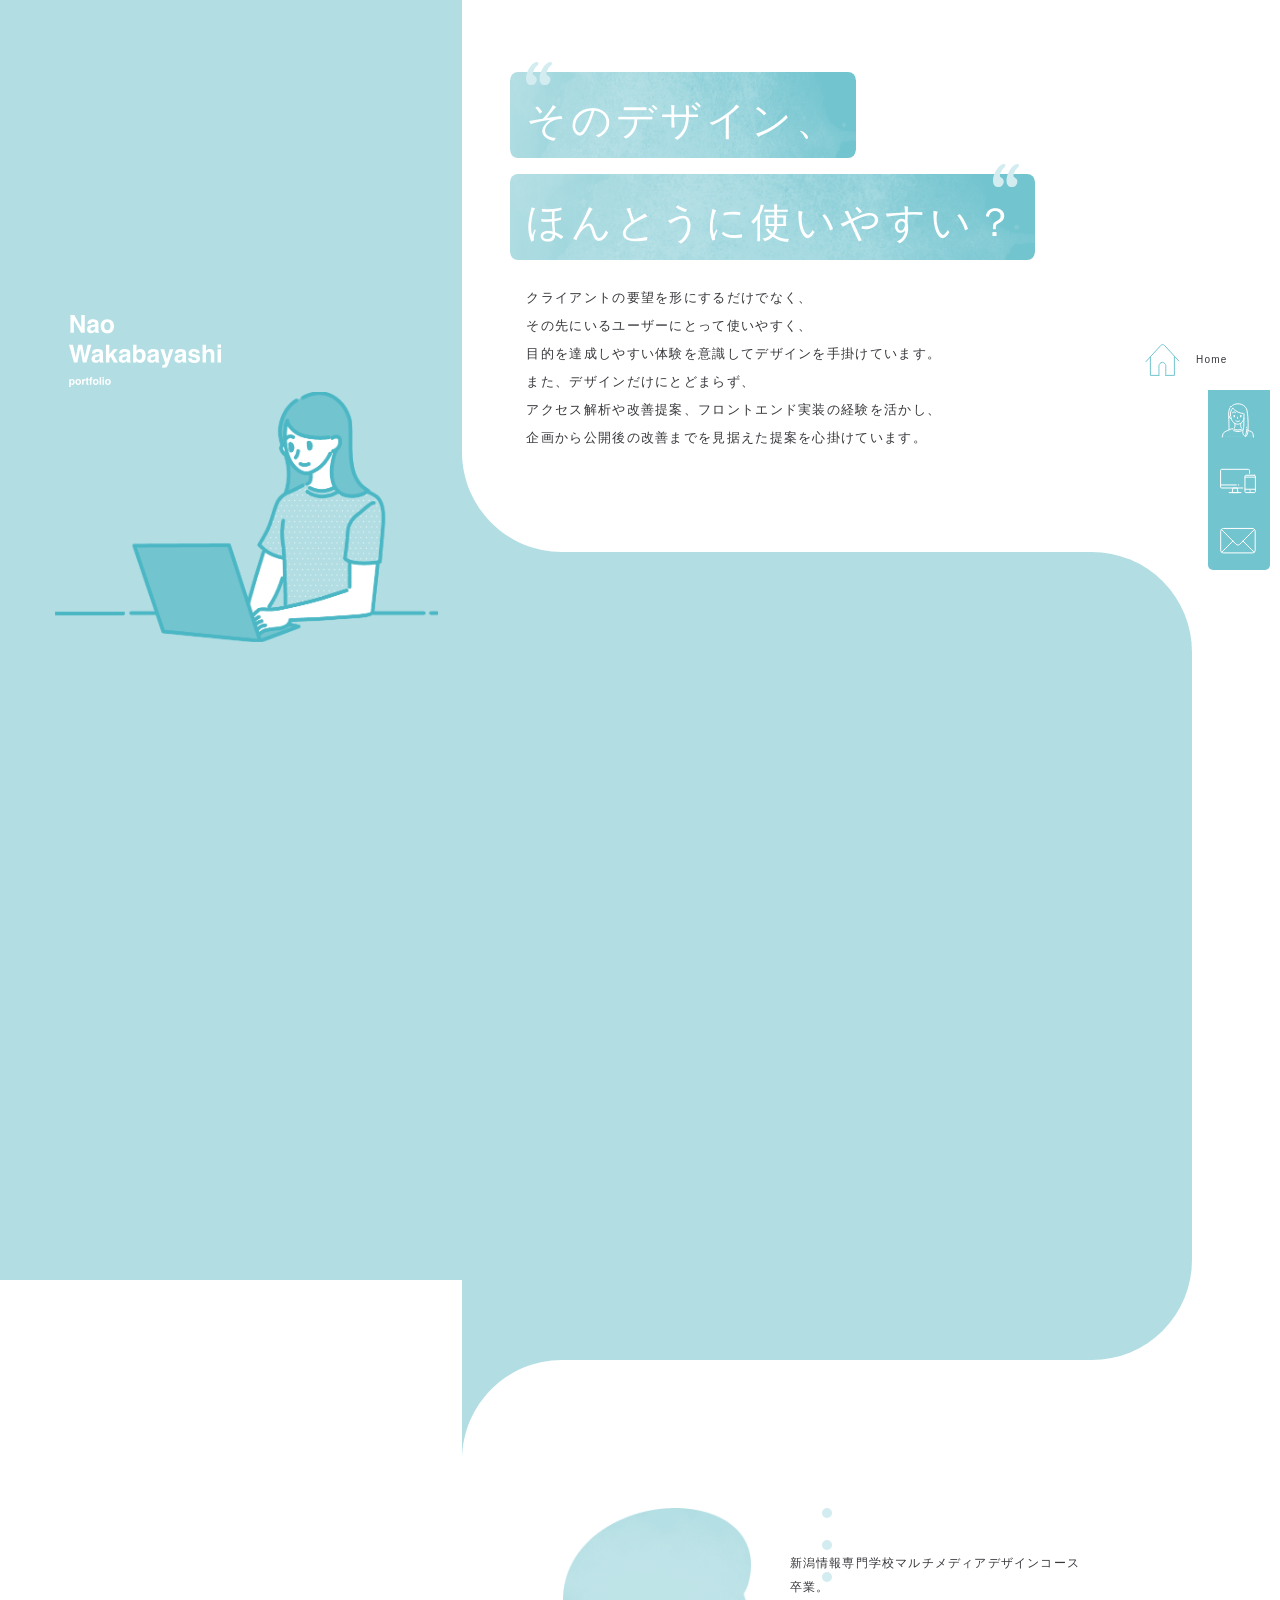
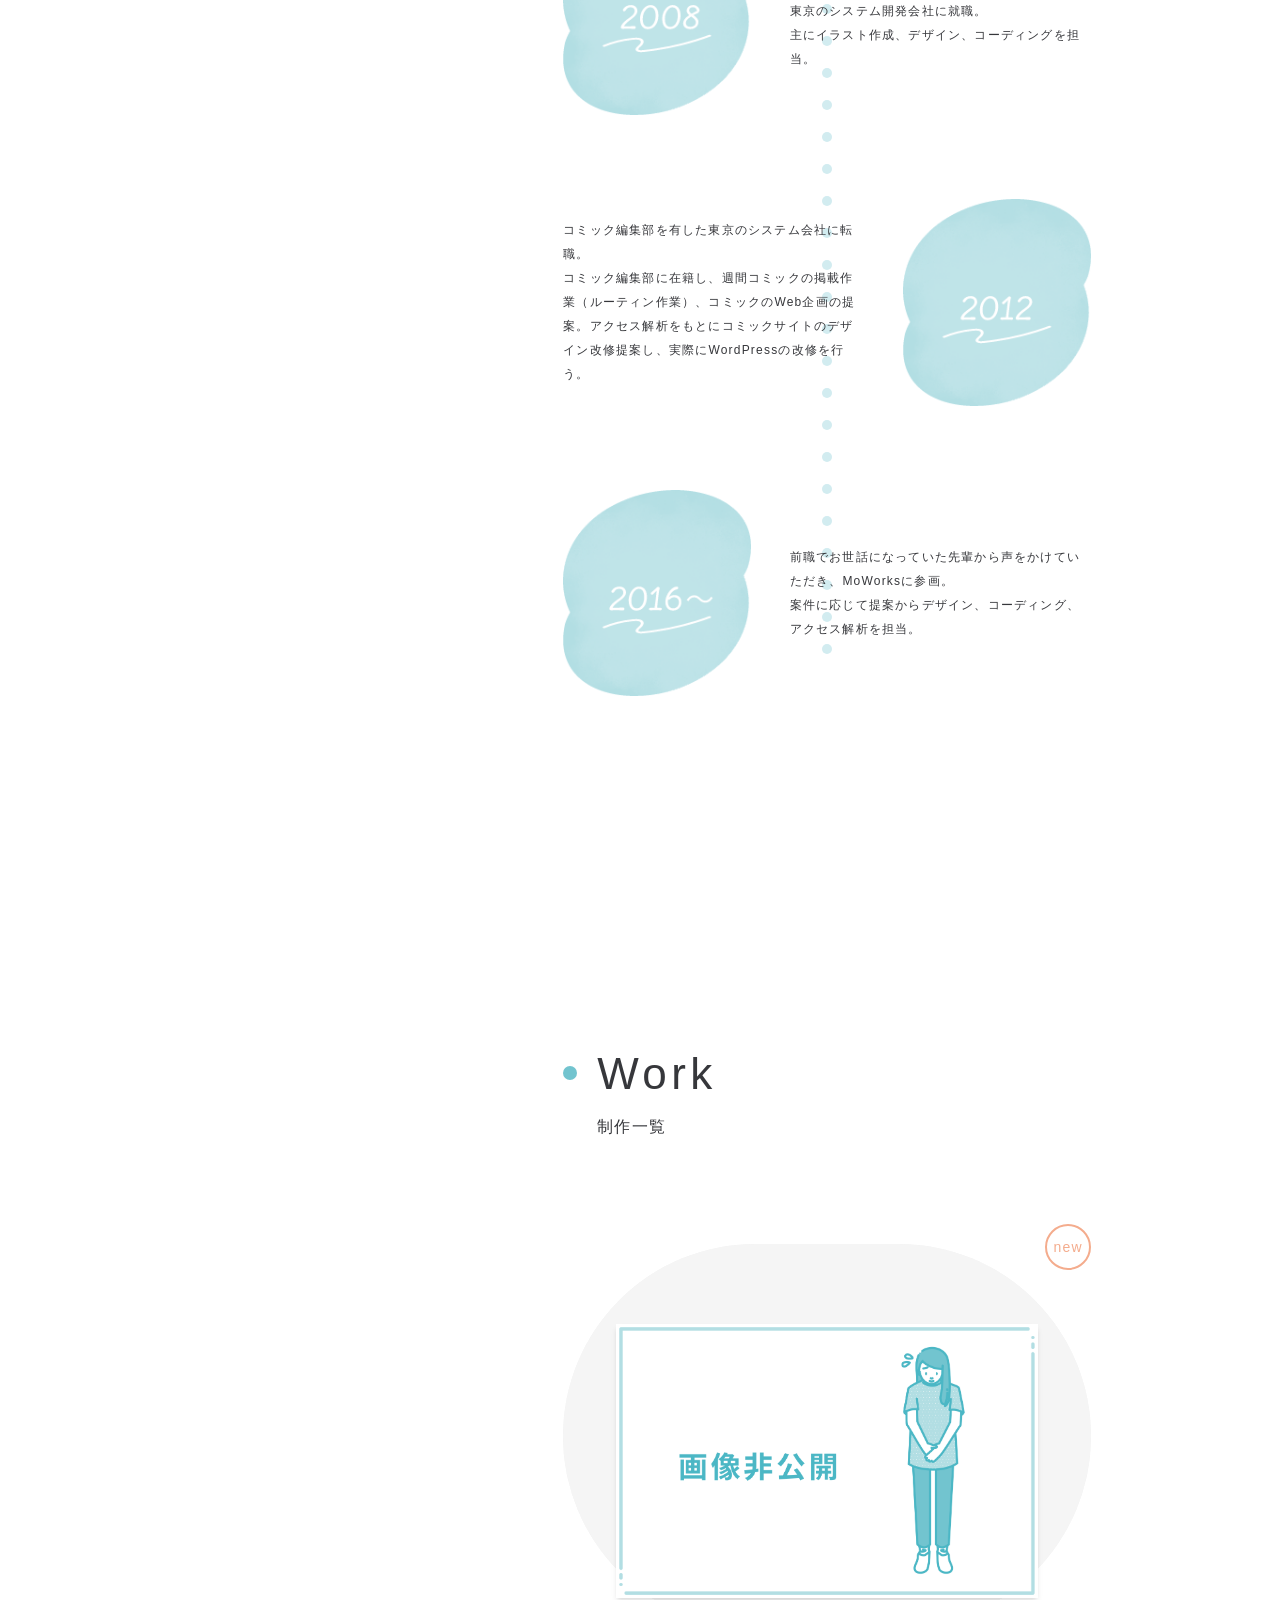
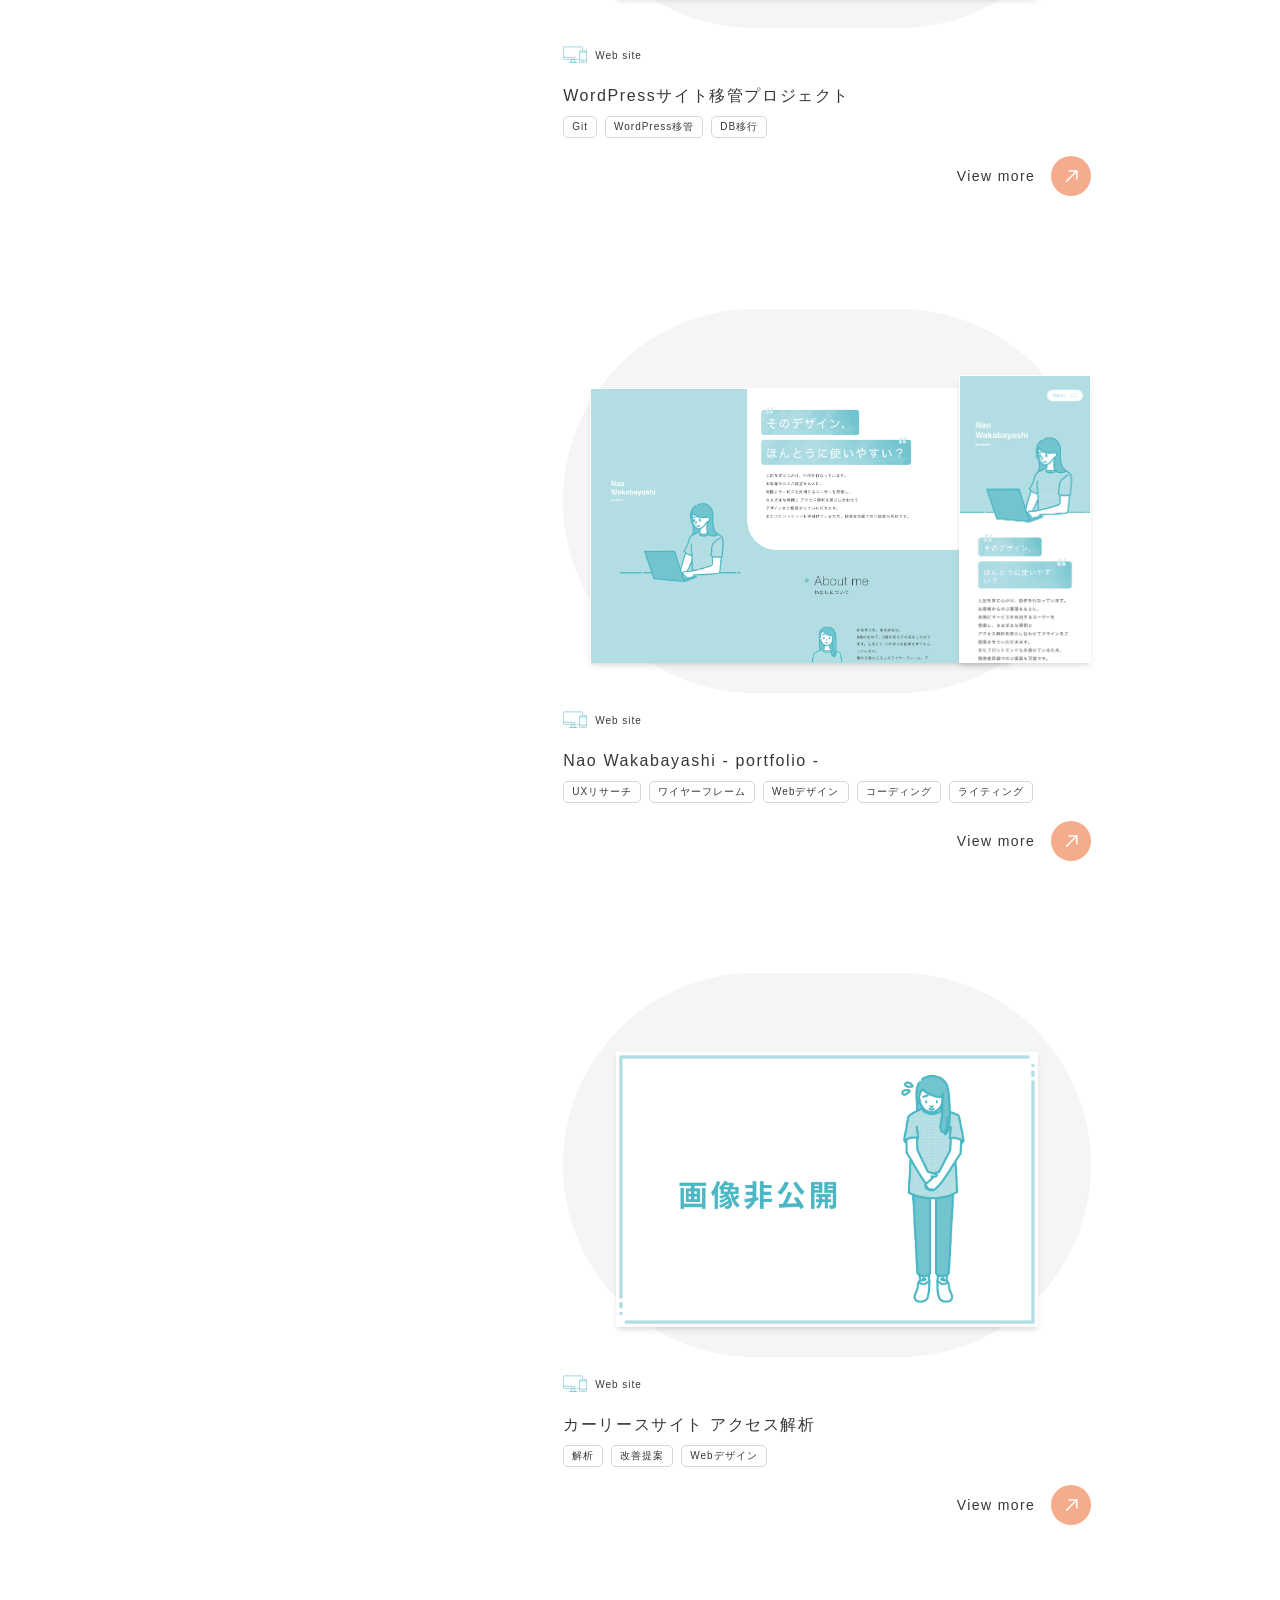
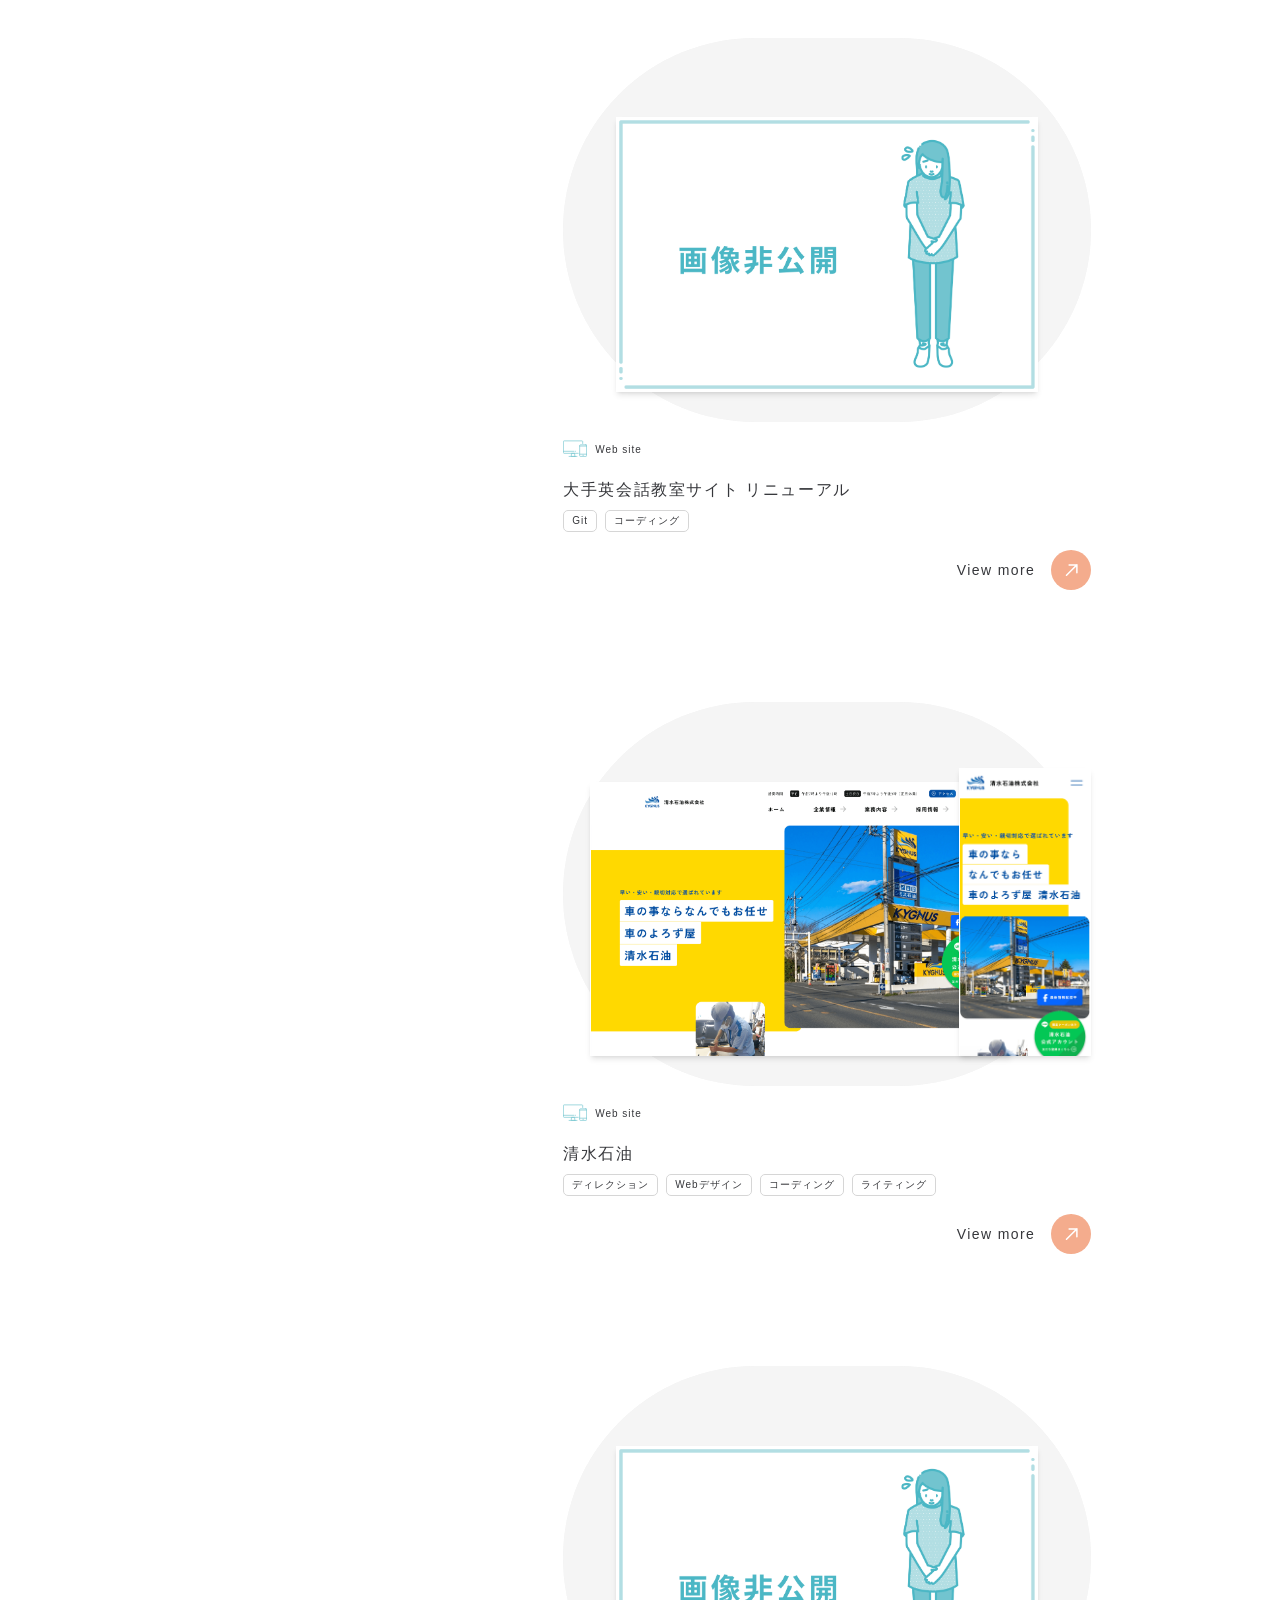
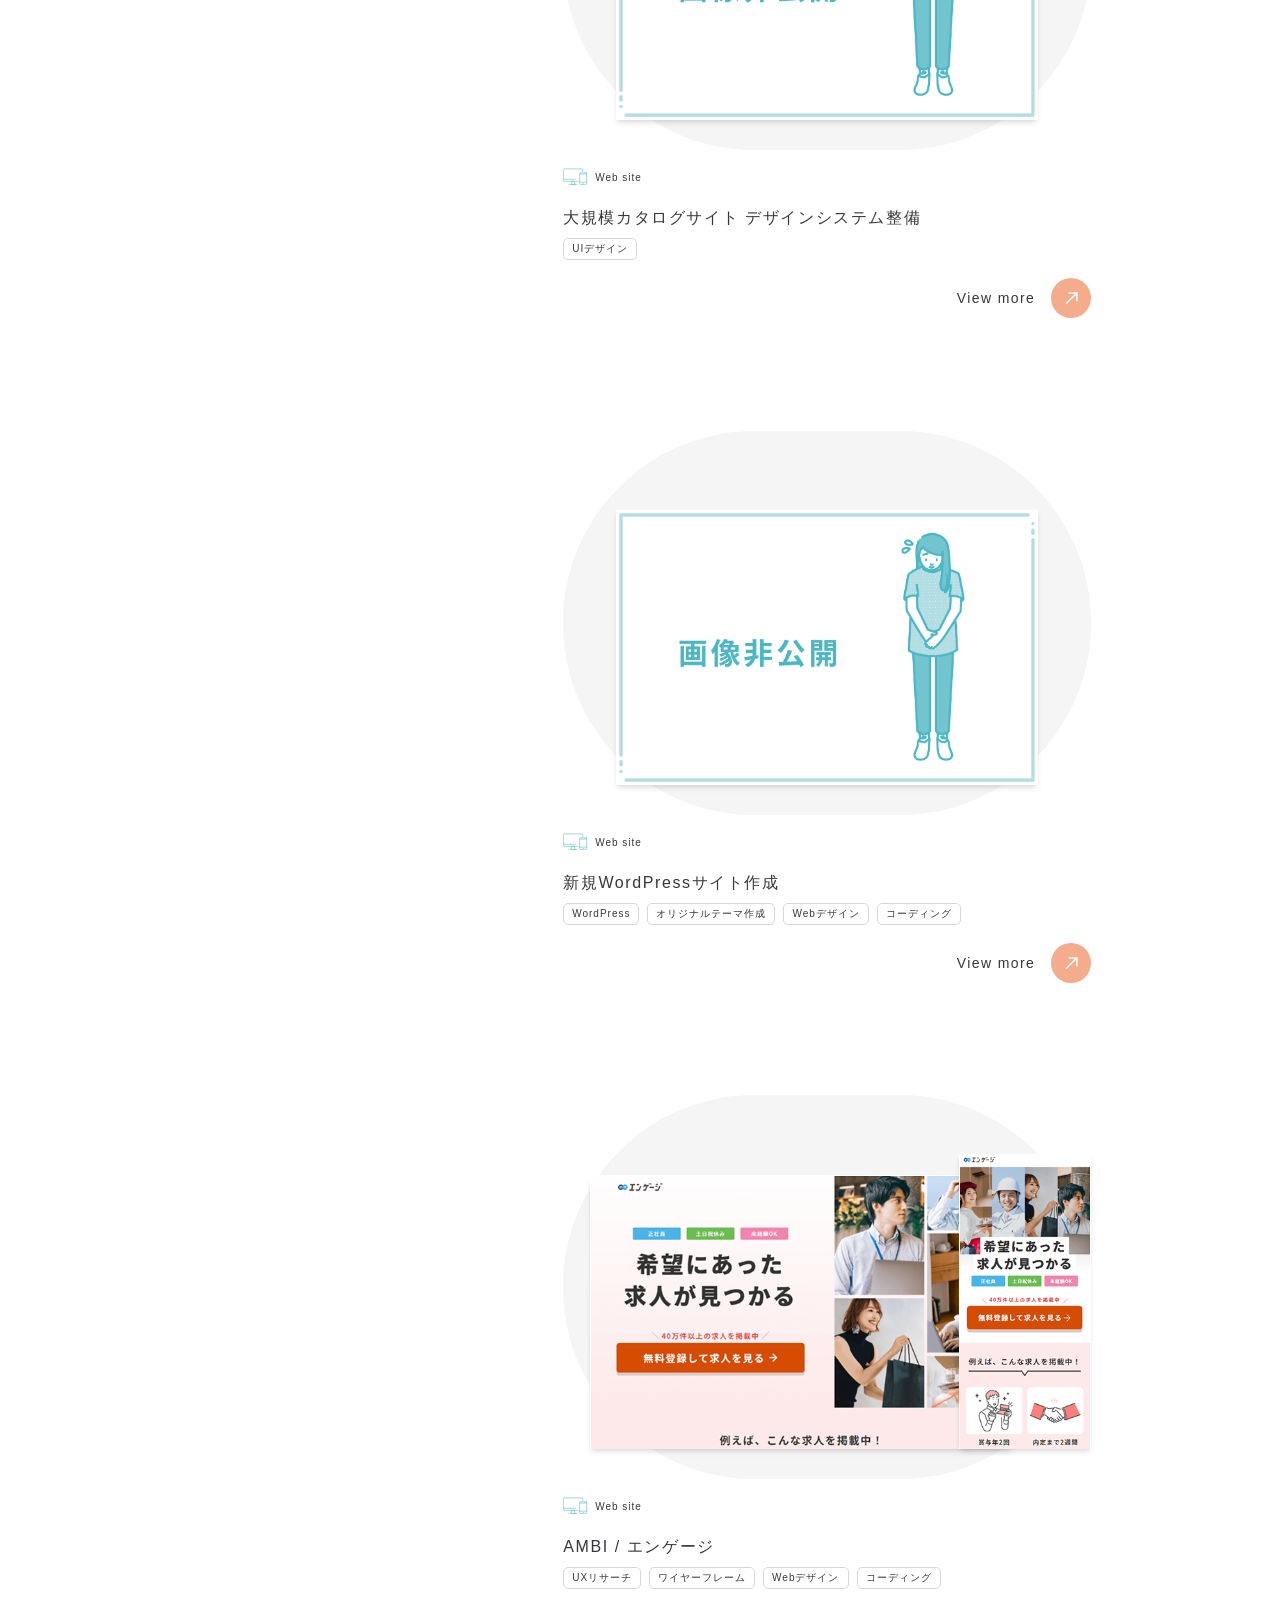
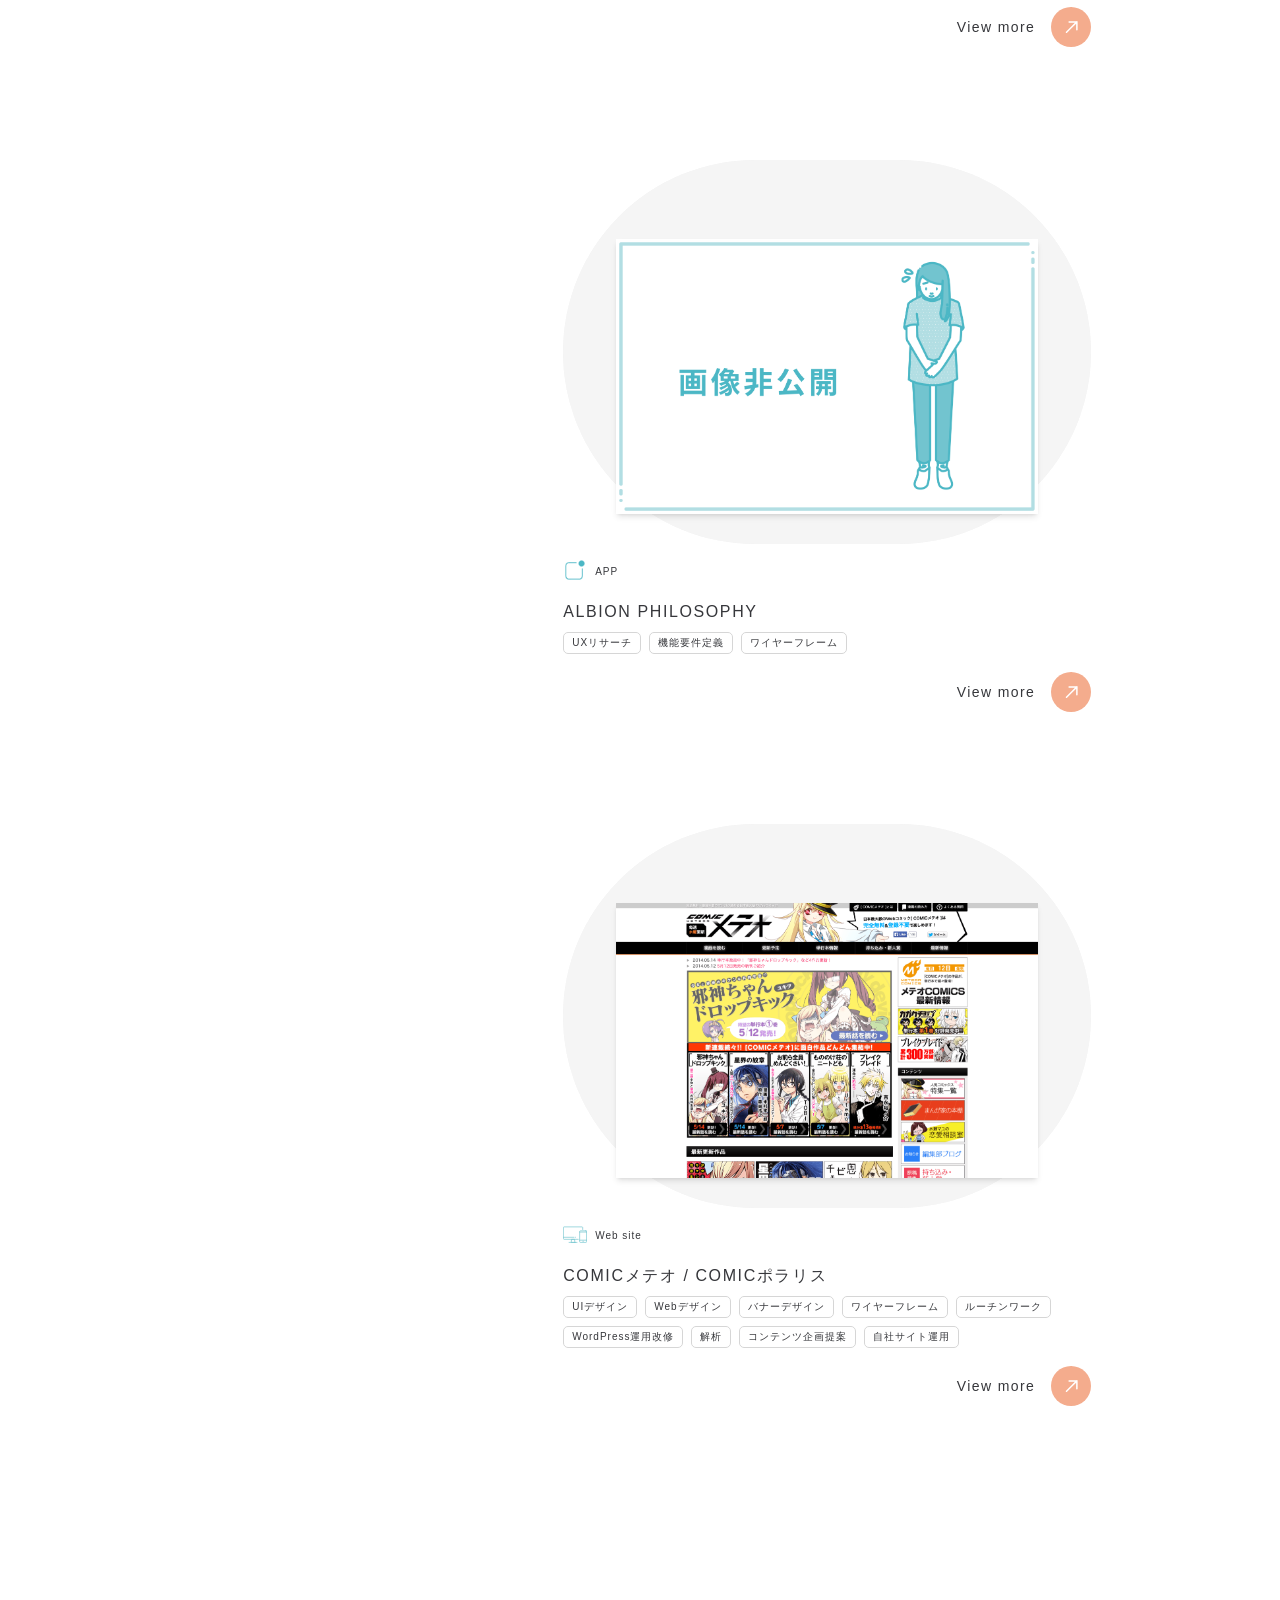
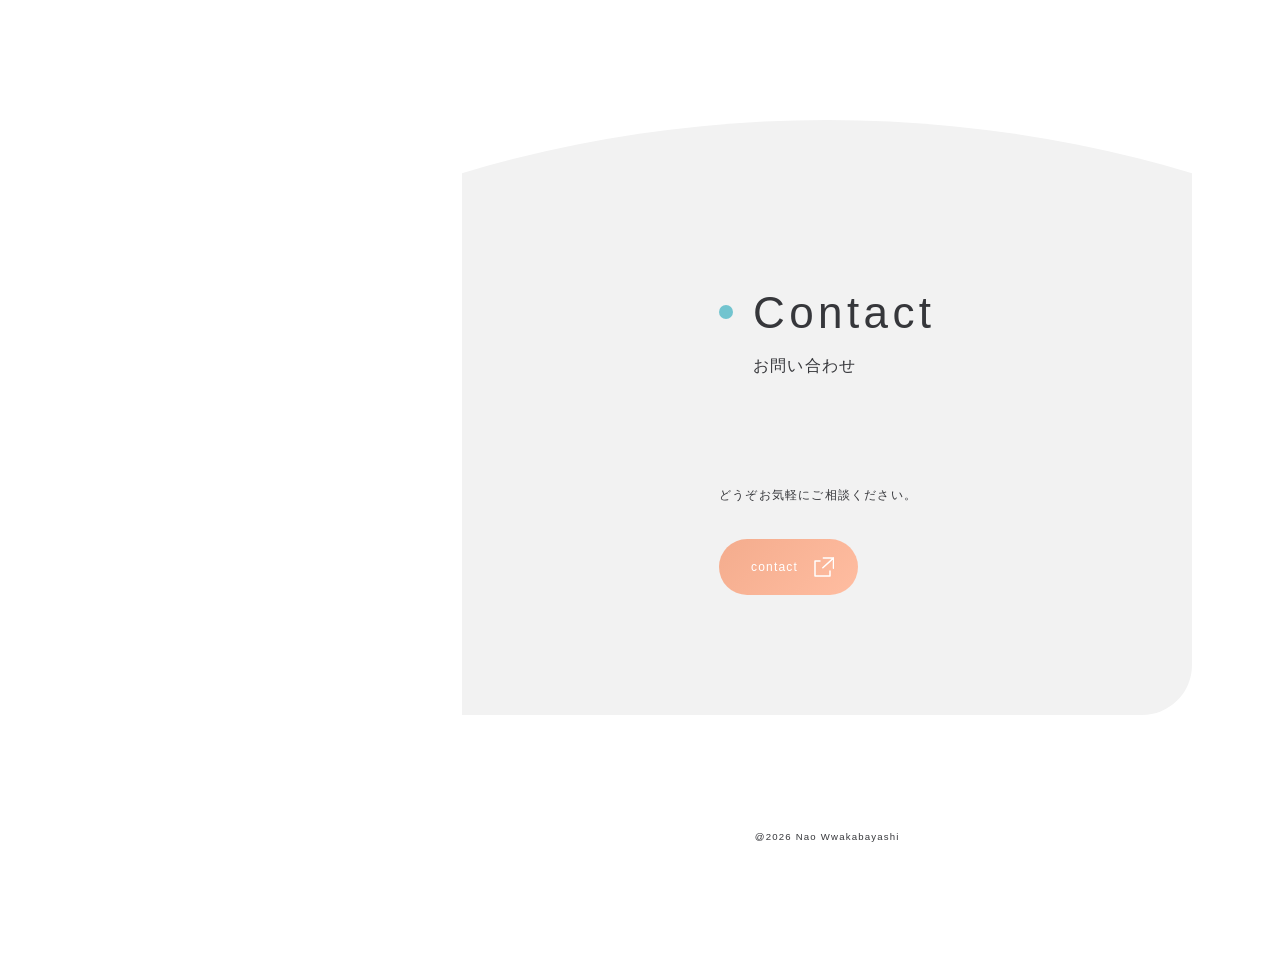
<file: index.html>
<!DOCTYPE html>
<html lang="ja">
  <head>
    <meta charset="UTF-8" />
    <meta name="viewport" content="width=device-width, initial-scale=1.0" />
    <meta name="robots" content="noindex, nofollow">
    <title>Nao Wakabayashi - portfolio -</title>
    <link rel="stylesheet" href="css/reset.css">
    <link rel="stylesheet" href="css/style.css">
  </head>
  <body>

    <div class="scroll-setting" id="home">
      <header>
        <h1 class="ani-home-mv"><img src="img/logo.svg" alt="Nao Wakabayashiのロゴ"></h1>

        <!-- SP専用メニュー -->

        <button class="menu-trigger menu-mobile ani-home-mv" type="button">Menu</button>
        <div class="menu menu-mobile">
          <div class="menu__bg"></div>
          <nav class="menu__container">
            <div class="menu__container__inner">
              <h1><img src="img/logo.svg" alt="Nao Wakabayashiのロゴ"></h1>
              <ul>
                <li class="content-title"><a href="#home">
                  <div>Home<br><small>ホーム</small></div>
                  <div class="circle-arrow"><img src="img/menu_circle-arrow.svg" alt="↗"></div>
                </a></li>
                <li class="content-title"><a href="#about-me">
                  <div>About me<br><small>わたしについて</small></div>
                  <div class="circle-arrow"><img src="img/menu_circle-arrow.svg" alt="↗"></div>
                </a></li>
                <li class="content-title"><a href="#work">
                  <div>Work<br><small>制作一覧</small></div>
                  <div class="circle-arrow"><img src="img/menu_circle-arrow.svg" alt="↗"></div></a>
                  <ol>
                    <li class="project-name"><a href="work/og.html">
                      <div class="text">WordPressサイト<br>移管プロジェクト</div>
                      <div class="circle-arrow"><img src="img/menu_circle-arrow.svg" alt="↗"></div>
                    </a></li>
                    <li class="project-name"><a href="work/portfolio.html">
                      <div class="text">Nao Wakabayashi - portfolio -</div>
                      <div class="circle-arrow"><img src="img/menu_circle-arrow.svg" alt="↗"></div>
                    </a></li>
                    <li class="project-name"><a href="work/sumacara.html">
                      <div class="text">カーリースサイト アクセス解析</div>
                      <div class="circle-arrow"><img src="img/menu_circle-arrow.svg" alt="↗"></div>
                    </a></li>
                    <li class="project-name"><a href="work/pkc.html">
                      <div class="text">大手英会話教室サイト リニューアル</div>
                      <div class="circle-arrow"><img src="img/menu_circle-arrow.svg" alt="↗"></div>
                    </a></li>
                    <li class="project-name"><a href="work/shimizusekiyu.html">
                      <div class="text">清水石油</div>
                      <div class="circle-arrow"><img src="img/menu_circle-arrow.svg" alt="↗"></div>
                    </a></li>
                    <li class="project-name"><a href="work/kokuyo.html">
                      <div class="text">大規模カタログサイト<br>デザインシステム整備</div>
                      <div class="circle-arrow"><img src="img/menu_circle-arrow.svg" alt="↗"></div>
                    </a></li>
                    <li class="project-name"><a href="work/empathy.html">
                      <div class="text">新規WordPressサイト作成</div>
                      <div class="circle-arrow"><img src="img/menu_circle-arrow.svg" alt="↗"></div>
                    </a></li>
                    <li class="project-name"><a href="work/engage_ambi.html">
                      <div class="text">AMBI / エンゲージ</div>
                      <div class="circle-arrow"><img src="img/menu_circle-arrow.svg" alt="↗"></div>
                    </a></li>
                    <li class="project-name"><a href="work/albion.html">
                      <div class="text">ALBION PHILOSOPHY</div>
                      <div class="circle-arrow"><img src="img/menu_circle-arrow.svg" alt="↗"></div>
                    </a></li>
                    <li class="project-name"><a href="work/meteor_polaris.html">
                      <div class="text">COMICメテオ / COMICポラリス</div>
                      <div class="circle-arrow"><img src="img/menu_circle-arrow.svg" alt="↗"></div>
                    </a></li>
                  </ol>
                </li>
                <li class="content-title"><a href="mailto:web.work.wakabayashi@gmail.com?subject=お問い合せ">
                  <div>Contact<br><small>お問い合わせ</small></div>
                  <div class="circle-arrow"><img src="img/menu_circle-arrow.svg" alt="↗"></div>
                </a></li>
              </ul>
            </div>
            <footer>
              <p><small>@2025 Nao Wwakabayashi</small></p>
            </footer>
          </nav>
          
          <button class="menu__close menu-mobile" type="button">Close</button>
        </div>


        <!-- PC専用メニュー -->
        <div class="side-menu menu-pc ani-home-mv">
          <nav class="side-menu">
            <ul>
              <li>
                <a href="#home">
                  <img src="img/menu-icon-home.svg" alt="Home">
                  <span class="menu-label">Home</span>
                </a>
              </li>
              <li>
                <a href="#about-me">
                  <img src="img/menu-icon-aboutme.svg" alt="About me">
                  <span class="menu-label">About me</span>
                </a>
              </li>
              <li>
                <a href="#work">
                  <img src="img/menu-icon-work.svg" alt="Work">
                  <span class="menu-label">Work</span>
                </a>
              </li>
              <li>
                <a href="#contact">
                  <img src="img/menu-icon-contact.svg" alt="Contact">
                  <span class="menu-label">Contact</span>
                </a>
              </li>
            </ul>
          </nav>
        </div>
      </header>

      <!-- KV -->
      <div class="left-fixed">
        <div class="KV">
          <div class="KV-img-short"><img src="img/KV.png" alt="KV" class="hero-img ani-home-mv"></div>
          <div class="KV-img-long"><img src="img/KV_768.png" alt="KV" class="hero-img ani-home-mv"></div>
        </div>
      </div>
      <div class="right-scroll">
        <div class="KV-text ani-home-mv">
        <h2>
          <span class="KV-label short">そのデザイン、</span><br>
          <span class="KV-label long">ほんとうに使いやすい？</span>
        </h2>
        <div class="p-group">
          <p>
            クライアントの要望を形にするだけでなく、<br>
            その先にいるユーザーにとって使いやすく、<br>
            目的を達成しやすい体験を意識して<br class="br-sp">デザインを手掛けています。<br>
            また、デザインだけにとどまらず、<br>
            アクセス解析や改善提案、<br class="br-sp">フロントエンド実装の経験を活かし、<br>
            企画から公開後の改善までを見据えた提案を<br class="br-sp">心掛けています。
          </p>
        </div>
      </div>
      <!-- KV END -->

      <!-- About me -->
      <div id="about-me" class="about-me">
        
        <div class="profile section">
          <img src="img/abuto-sousyoku1.svg" alt="装飾" class="about-decoration-top">
          <div class="container">
            <section class="profile-inner">
              <h2 class="section-title"><span class="main">About me</span><br><span class="sbu">わたしについて</span></h2>
              <div class="desktop-support">
                <figure class="profile-phot">
                  <img src="img/about-me.svg" alt="Nao Wakabayashi">
                  <figcaption class="name">Nao Wakabayashi</figcaption>
                </figure>
                <div class="text-group">
                  <p>新潟県出身。東京都在住。<br>6歳の女の子、3歳の男の子の母をしております。在宅にて10年ほどお仕事させてもらっています。</p>
                  <p>要件定義から入ってワイヤーフレーム、デザインを行うことが得意です。<br>
                    デザインのジャンルとしては業務システム・ポータルサイト・コーポレートのデザインが得意です。</p>
                  <dl class="skil">
                    <dt>主担当</dt>
                    <dd>Webデザイン / ワイヤーフレーム / UX/UIデザイン</dd>
                    <dt>ときどき担当</dt>
                    <dd>フロントエンド / アクセス解析 / イラストレーション</dd>
                  </dl>
                </div>
              </div>
            </section>
          </div>
          <img src="img/abuto-sousyoku2.svg" alt="装飾" class="about-decoration-bottom">
        </div>

        <div class="section history">
          <div class="container">
            <div class="timeline">
              <figure class="timeline-item">
                <img src="img/history-no08.png" alt="2008">
                <figcaption class="text">
                  新潟情報専門学校マルチメディアデザインコース卒業。<br>
                  東京のシステム開発会社に就職。<br>
                  主にイラスト作成、デザイン、コーディングを担当。
                </figcaption>
              </figure>
              <figure class="timeline-item">
                <figcaption class="text">
                  コミック編集部を有した東京のシステム会社に転職。<br>
                  コミック編集部に在籍し、週間コミックの掲載作業（ルーティン作業）、コミックのWeb企画の提案。アクセス解析をもとにコミックサイトのデザイン改修提案し、実際にWordPressの改修を行う。
                </figcaption>
                <img src="img/history-no12.png" alt="2012">
              </figure>
              <figure class="timeline-item">
                <img src="img/history-no16.png" alt="2016">
                <figcaption class="text">
                  前職でお世話になっていた先輩から声をかけていただき、MoWorksに参画。<br>
                  案件に応じて提案からデザイン、コーディング、アクセス解析を担当。
                </figcaption>
              </figure>
            </div>
          </div>
        </div>
      </div>
      <!-- About me END -->
     

      <!-- Work -->
      <section id="work" class="work section">
        <div class="container">
          <h2 class="section-title"><span class="main">Work</span><br><span class="sbu">制作一覧</span></h2>

          <article class="card-content">
            <div class="image-area">
              <a href="work/og.html" aria-label="WordPressサイト移管プロジェクトのポートフォリオの詳細ページを見る" >
                <img src="img/private.png" alt="WordPressサイト移管プロジェクト" class="img-single-pc">
              </a>
              <span class="badge">new</span>
            </div>
            <div>
              <p class="tag web">Web site</p>
              <h3 class="title">WordPressサイト移管プロジェクト</h3>
              <div class="tag-group">
                <span>Git</span><span>WordPress移管</span><span>DB移行</span>
              </div>
            </div>
            <div class="more">
              <a href="work/og.html" aria-label="WordPressサイト移管プロジェクトの詳細ページを見る" class="circle-link">
                View more<div class="circle-arrow"><img src="img/circle-arrow.svg" alt="↗"></div>
              </a>
            </div>
          </article>
          
          

          <article class="card-content">
            <div class="image-area">
              <a href="work/portfolio.html" aria-label="Nao Wakabayashiのポートフォリオの詳細ページを見る" >
                <img src="img/desktop_portfolio01.png" alt="ポートフォリオ" class="img-2set-pc">
                <img src="img/sp_portfolio01.png" alt="ポートフォリオ" class="img-2set-sp">
              </a>
              <!-- span class="badge">new</span -->
            </div>
            <div>
              <p class="tag web">Web site</p>
              <h3 class="title">Nao Wakabayashi - portfolio -</h3>
              <div class="tag-group">
                <span>UXリサーチ</span><span>ワイヤーフレーム</span><span>Webデザイン</span><span>コーディング</span><span>ライティング</span>
              </div>
            </div>
            <div class="more">
              <a href="work/portfolio.html" aria-label="Nao Wakabayashiのポートフォリオの詳細ページを見る" class="circle-link">
                View more<div class="circle-arrow"><img src="img/circle-arrow.svg" alt="↗"></div>
              </a>
            </div>
          </article>



          <article class="card-content">
            <div class="image-area">
              <a href="work/sumacara.html" aria-label="カーリースサイト アクセス解析の詳細ページを見る" >
                <img src="img/private.png" alt="カーリースサイト アクセス解析" class="img-single-pc">
              </a>
              <!--span class="badge">new</span-->
            </div>
            <div>
              <p class="tag web">Web site</p>
              <h3 class="title">カーリースサイト アクセス解析</h3>
              <div class="tag-group">
                <span>解析</span><span>改善提案</span><span>Webデザイン</span>
              </div>
            </div>
            <div class="more">
              <a href="work/sumacara.html" aria-label="カーリースサイト アクセス解析の詳細ページを見る" class="circle-link">
                View more<div class="circle-arrow"><img src="img/circle-arrow.svg" alt="↗"></div>
              </a>
            </div>
          </article>



          <article class="card-content">
            <div class="image-area">
              <a href="work/pkc.html" aria-label="大手英会話教室サイト リニューアルのポートフォリオの詳細ページを見る" >
                <img src="img/private.png" alt="大手英会話教室サイト リニューアル" class="img-single-pc">
              </a>
              <!--span class="badge">new</span-->
            </div>
            <div>
              <p class="tag web">Web site</p>
              <h3 class="title">大手英会話教室サイト リニューアル</h3>
              <div class="tag-group">
                <span>Git</span><span>コーディング</span>
              </div>
            </div>
            <div class="more">
              <a href="work/pkc.html" aria-label="大手英会話教室サイト リニューアルの詳細ページを見る" class="circle-link">
                View more<div class="circle-arrow"><img src="img/circle-arrow.svg" alt="↗"></div>
              </a>
            </div>
          </article>



          <article class="card-content">
            <div class="image-area">
              <a href="work/shimizusekiyu.html" aria-label="清水石油のポートフォリオの詳細ページを見る" >
                <img src="img/desktop_shimizusekiyu01.png" alt="清水石油のデスクトップのイメージ" class="img-2set-pc">
                <img src="img/sp_shimizusekiyu01.png" alt="清水石油のSPのイメージ" class="img-2set-sp">
              </a>
              <!--span class="badge">new</span-->
            </div>
            <div>
              <p class="tag web">Web site</p>
              <h3 class="title">清水石油</h3>
              <div class="tag-group">
                <span>ディレクション</span><span>Webデザイン</span><span>コーディング</span><span>ライティング</span>
              </div>
            </div>
            <div class="more">
              <a href="work/shimizusekiyu.html" aria-label="清水石油の詳細ページを見る" class="circle-link">
                View more<div class="circle-arrow"><img src="img/circle-arrow.svg" alt="↗"></div>
              </a>
            </div>
          </article>



          <article class="card-content">
            <div class="image-area">
              <a href="work/kokuyo.html" aria-label="大規模カタログサイト デザインシステム整備のポートフォリオの詳細ページを見る" >
                <img src="img/private.png" alt="大規模カタログサイト デザインシステム整備" class="img-single-pc">
              </a>
              <!--span class="badge">new</span-->
            </div>
            <div>
              <p class="tag web">Web site</p>
              <h3 class="title">大規模カタログサイト デザインシステム整備</h3>
              <div class="tag-group">
                <span>UIデザイン</span>
              </div>
            </div>
            <div class="more">
              <a href="work/kokuyo.html" aria-label="大規模カタログサイト デザインシステム整備の詳細ページを見る" class="circle-link">
                View more<div class="circle-arrow"><img src="img/circle-arrow.svg" alt="↗"></div>
              </a>
            </div>
          </article>


          
          <article class="card-content">
            <div class="image-area">
              <a href="work/empathy.html" aria-label="新規WordPressサイト作成の詳細ページを見る" >
                <img src="img/private.png" alt="新規WordPressサイト作成" class="img-single-pc">
              </a>
              <!--span class="badge">new</span-->
            </div>
            <div>
              <p class="tag web">Web site</p>
              <h3 class="title">新規WordPressサイト作成</h3>
              <div class="tag-group">
                <span>WordPress</span><span>オリジナルテーマ作成</span><span>Webデザイン</span><span>コーディング</span>
              </div>
            </div>
            <div class="more">
              <a href="work/empathy.html" aria-label="エンゲージの詳細ページを見る" class="circle-link">
                View more<div class="circle-arrow"><img src="img/circle-arrow.svg" alt="↗"></div>
              </a>
            </div>
          </article>



          <article class="card-content">
            <div class="image-area">
              <a href="work/engage_ambi.html" aria-label="エンゲージの詳細ページを見る" >
                <img src="img/work_desktop_en-gage.png" alt="エンゲージ" class="img-2set-pc">
                <img src="img/work_sp_en-gage.png" alt="エンゲージ" class="img-2set-sp">
              </a>
              <!--span class="badge">new</span-->
            </div>
            <div>
              <p class="tag web">Web site</p>
              <h3 class="title">AMBI / エンゲージ</h3>
              <div class="tag-group">
                <span>UXリサーチ</span><span>ワイヤーフレーム</span><span>Webデザイン</span><span>コーディング</span>
              </div>
            </div>
            <div class="more">
              <a href="work/engage_ambi.html" aria-label="エンゲージの詳細ページを見る" class="circle-link">
                View more<div class="circle-arrow"><img src="img/circle-arrow.svg" alt="↗"></div>
              </a>
            </div>
          </article>

          <article class="card-content">
            <div class="image-area">
              <a href="work/albion.html" aria-label="ALBION PHILOSOPHYの詳細ページを見る" >
                <img src="img/private.png" alt="ALBION PHILOSOPHY" class="img-single-pc">
              </a>
              <!--span class="badge">new</span-->
            </div>
            <div>
              <p class="tag app">APP</p>
              <h3 class="title">ALBION PHILOSOPHY</h3>
              <div class="tag-group">
                <span>UXリサーチ</span><span>機能要件定義</span><span>ワイヤーフレーム</span>
              </div>
            </div>
            <div class="more">
              <a href="work/albion.html" aria-label="ALBION PHILOSOPHYの詳細ページを見る" class="circle-link">
                View more<div class="circle-arrow"><img src="img/circle-arrow.svg" alt="↗"></div>
              </a>
            </div>
          </article>

          <article class="card-content">
            <div class="image-area">
              <a href="work/meteor_polaris.html" aria-label="COMICメテオ / COMICポラリスの詳細ページを見る">
                <img src="img/work_desktop_polaris.png" alt="COMICメテオ / COMICポラリス" class="img-single-pc">
              </a>
              <!--span class="badge">new</span-->
            </div>
            <div>
              <p class="tag web">Web site</p>
              <h3 class="title">COMICメテオ / COMICポラリス</h3>
              <div class="tag-group">
                <span>UIデザイン</span><span>Webデザイン</span><span>バナーデザイン</span><span>ワイヤーフレーム</span><span>ルーチンワーク</span><span>WordPress運用改修</span><span>解析</span><span>コンテンツ企画提案</span><span>自社サイト運用</span>
              </div>
            </div>
            <div class="more">
              <a href="work/meteor_polaris.html" aria-label="ALBION PHILOSOPHYの詳細ページを見る" class="circle-link">
                View more<div class="circle-arrow"><img src="img/circle-arrow.svg" alt="↗"></div>
              </a>
            </div>
          </article>
        </div>
      </section>
      <!-- Work END -->

      <!-- Contact -->
      <section id="contact" class="contact section">
        <div class="circle-bg"></div>
        <div class="container">
          <h2 class="section-title"><span class="main">Contact</span><br><span class="sbu">お問い合わせ</span></h2>
          <div class="text-container">
            <p>どうぞお気軽にご相談ください。</p>
          </div>
          <div class="btn-container">
            <a href="mailto:web.work.wakabayashi@gmail.com?subject=お問い合せ" class="contact-btn">
              <span class="contact-text">contact</span><img src="img/external.svg" alt="↗">
            </a>
          </div>
        </div>
      </section>
      <!-- Contact END -->
    
      <!-- footer -->
      <footer>
        <p><small>@2026 Nao Wwakabayashi</small></p>
      </footer>
      <!-- footer END -->
    </div>
  <!--/div-->
    <script src="script.js"></script>
  </body>
</html>
</file>
<file: css/style.css>
@charset "UTF-8";
/* =====================================================
  初期設定
--------------------------------------------------*/
body {
  color: #36373B;
  font-family: "Noto Sans JP", sans-serif;
  font-size: 12px;
}

html {
  scroll-behavior: smooth;
}

body.fixed {
  position: fixed;
  width: 100%;
  overflow: hidden;
  top: 0;
  left: 0;
  right: 0;
}

body.no-scroll {
  overflow: hidden; /* ← これだけでガタつかない */
}

h2, h3, h4, div, ul, ol, a, p, figcaption {
  line-height: 24px;
  letter-spacing: 0.1em;
}

a {
  color: #ACACAC;
}

a:hover {
  color: #36373B;
}

.mw40 {
  max-width: 40%;
  margin: 0 auto;
}

.mw50 {
  max-width: 50%;
  margin: 0 auto;
}

.mw60 {
  max-width: 60%;
  margin: 0 auto;
}

.mw70 {
  max-width: 70%;
  margin: 0 auto;
}

.mw80 {
  max-width: 80%;
  margin: 0 auto;
}

.mw90 {
  max-width: 90%;
  margin: 0 auto;
}

/* --------------------------------------------------
  初期設定  END
=====================================================*/
/* =====================================================
  きりかえ
--------------------------------------------------*/
.menu-pc {
  display: none;
}

.br-sp {
  display: block;
}

.no-pc {
  display: none;
}

/* ▼ 764px以上だったら */
@media (min-width: 764px) {
  .menu-mobile {
    display: none;
  }
  .menu-pc {
    display: block;
  }
  .scroll-setting {
    --menu-gap: clamp(64px, 88px, 96px);
    display: grid;
    grid-template-columns: minmax(0, 1fr) 57% var(--menu-gap); /* 左 / 右 / スペーサー */
    column-gap: 0;
    align-items: start;
  }
  .scroll-setting .left-fixed {
    grid-column: 1;
    position: sticky;
    top: 0;
    height: 100svh;
    min-width: 0;
  }
  .scroll-setting .right-scroll {
    grid-column: 2;
    min-width: 0;
  }
  .br-sp {
    display: none !important;
  }
  .no-pc {
    display: block !important;
  }
}
/* --------------------------------------------------
  きりかえ  END
=====================================================*/
/* =====================================================
   共通 
--------------------------------------------------*/
.section-title {
  margin: 0 0 64px 0;
  padding: 0 0 0 24px;
  display: inline-block;
  position: relative;
}
.section-title:before {
  content: "";
  display: block;
  position: absolute;
  left: 0;
  top: 10px;
  width: 10px;
  height: 10px;
  background: #72C4CF;
  border-radius: 100%;
}
.section-title .main {
  font-size: 26px;
  line-height: 30px;
  font-family: "Noto Sans JP", sans-serif;
  font-weight: 300;
  letter-spacing: 0.1em;
}
.section-title .sbu {
  font-size: 12px;
  line-height: 18px;
}

.section {
  display: flex;
  justify-content: center;
  padding: clamp(16px, 6vw, 48px);
}
.section .container {
  max-width: 72%;
}

/* ▼ 764px以上だったら */
@media (min-width: 764px) {
  #contact.section .container {
    padding: 0 clamp(16px, 6vw, 48px);
  }
}
.about-me {
  margin: 0 0 84px;
}

.work {
  margin: 0 0 168px;
}

.about-me .profile {
  padding: 100px 0;
}

header,
.KV .KV-img,
.KV .KV-img-short,
.KV .KV-img-long {
  background: #B2DEE3;
}

.badge {
  position: absolute;
  top: -20px;
  right: 0px;
  width: 46px;
  height: 46px;
  border: 2px solid #F4AC8D;
  border-radius: 50%;
  color: #F4AC8D;
  font-size: clamp(10px, 1.4vw, 14px);
  display: flex;
  align-items: center;
  justify-content: center;
  z-index: 2;
}

/* ▼ 764px以上だったら */
@media (min-width: 764px) {
  .about-me,
  .work {
    margin: 0 0 256px;
  }
  .section-title {
    padding: 0 0 0 34px;
    margin: 0 0 104px 0;
  }
  .section-title:before {
    width: 14px;
    height: 14px;
    top: 18px;
  }
  .section-title .main {
    font-size: 44px;
    line-height: 51px;
    font-weight: 200;
    padding: 0 0 16px;
    display: inline-block;
  }
  .section-title .sbu {
    font-size: 16px;
    line-height: 24px;
  }
}
/* ▼ 1200px以上だったら */
.circle-link {
  position: relative;
  display: inline-flex;
  align-items: center;
  gap: 16px;
  text-decoration: none;
  color: #36373B;
  z-index: 1;
  transition: color 0.15s ease;
}
.circle-link:hover {
  color: #F4AC8D;
}
.circle-link:hover .circle-arrow, .circle-link:focus-visible .circle-arrow, .circle-link:active .circle-arrow {
  transform: scale(1.3);
}

[class^=icon__] {
  position: relative;
  padding: 0 0 0 28px;
  display: inline-block;
  margin: 0 24px 0 0;
}
[class^=icon__]::before {
  position: absolute;
  width: 16px;
  height: 16px;
  top: 2px;
  left: 0;
  content: "";
}

.icon__analysis::before {
  background: url(../work/img/icon_analysis.svg);
  background-size: 100% 100%;
}

.icon__banner::before {
  background: url(../work/img/icon_banner.svg);
  background-size: 100% 100%;
}

.icon__coding::before {
  background: url(../work/img/icon_coding.svg);
  background-size: 100% 100%;
}

.icon__company::before {
  background: url(../work/img/icon_company.svg);
  background-size: 100% 100%;
}

.icon__content::before {
  background: url(../work/img/icon_content.svg);
  background-size: 100% 100%;
}

.icon__designSystem::before {
  background: url(../work/img/icon_designSystem.svg);
  background-size: 100% 100%;
}

.icon__routine::before {
  background: url(../work/img/icon_routine.svg);
  background-size: 100% 100%;
}

.icon__ux::before {
  background: url(../work/img/icon_ux.svg);
  background-size: 100% 100%;
}

.icon__webDesign::before {
  background: url(../work/img/icon_webDesign.svg);
  background-size: 100% 100%;
}

.icon__wf::before {
  background: url(../work/img/icon_wf.svg);
  background-size: 100% 100%;
}

.icon__wordpress::before {
  background: url(../work/img/icon_wordpress.svg);
  background-size: 100% 100%;
}

.icon__direction::before {
  background: url(../work/img/icon_direction.svg);
  background-size: 100% 100%;
}

.icon__edit::before {
  background: url(../work/img/icon_edit.svg);
  background-size: 100% 100%;
}

/* ▼ 764px以上だったら */
@media (min-width: 764px) {
  [class^=icon__]::before {
    width: 20px;
    height: 20px;
    top: 4px;
  }
  .summary_area dl > dd [class^=icon__] {
    line-height: 2.5;
  }
  .summary_area dl dd dl.dl_sbu dt [class^=icon__] {
    line-height: 2;
  }
  .summary_area dl dd dl.dl_sbu dt [class^=icon__]::before {
    top: 0;
  }
}
.card-content .tag {
  padding: 0 0 0 32px;
}
.card-content .tag::before {
  position: absolute;
  display: block;
  width: 24px;
  height: 24px;
  top: -2px;
  left: 0;
  content: "";
}
.card-content .tag.web::before {
  background: url(../img/menu-icon-work-active.svg);
  background-size: 100% 100%;
}
.card-content .tag.app::before {
  background: url(../img/icon-app.svg);
  background-size: 100% 100%;
}

.section-title .category .web,
.section-title .category .app {
  position: relative;
  padding: 0 0 0 32px;
}
.section-title .category .web::before,
.section-title .category .app::before {
  position: absolute;
  display: block;
  width: 24px;
  height: 24px;
  top: -2px;
  left: 0;
  content: "";
}
.section-title .category .web::before {
  background: url(../img/menu-icon-work-active.svg);
  background-size: 100% 100%;
}
.section-title .category .app::before {
  background: url(../img/icon-app.svg);
  background-size: 100% 100%;
}

/* --------------------------------------------------
   共通 END
=====================================================*/
/* =====================================================
  header
--------------------------------------------------*/
header {
  display: grid;
}
header h1 {
  position: absolute;
  top: 133px;
  left: 45px;
  z-index: 1;
}

/* ▼ 764px以上だったら */
@media (min-width: 764px) {
  header {
    position: fixed;
    top: 0;
    left: 0;
    width: 100%;
    z-index: 1000; /* メニューより上に表示 */
  }
  header h1 {
    top: 315px;
    left: 69px;
  }
}
/* ▼ 1200px以上だったら */
/* --------------------------------------------------
  header END
=====================================================*/
/* =====================================================
  menu
--------------------------------------------------*/
.menu-trigger,
.menu__close {
  position: fixed;
  top: 40px;
  width: 104px;
  height: 33px;
  border-radius: 17px;
  font-weight: bold;
  text-align: left;
  font-family: "Noto Sans JP", sans-serif;
  padding: 8px 16px;
  background: #FFF;
  line-height: 0;
  color: #B2DEE3;
  cursor: pointer;
}
.menu-trigger:before, .menu-trigger:after,
.menu__close:before,
.menu__close:after {
  content: "";
  width: 22px;
  height: 1px;
  background: #B2DEE3;
  position: absolute;
  right: 16px;
  display: block;
}

.menu-trigger {
  right: 21px;
}

.menu__close {
  right: 21px;
}

.menu-trigger {
  color: #B2DEE3;
  z-index: 2;
  transition: opacity 0.3s ease;
  opacity: 1;
}
.menu-trigger:before {
  top: 12px;
}
.menu-trigger:after {
  bottom: 12px;
}

.menu-trigger.hidden {
  opacity: 0;
}

.menu {
  position: absolute;
  top: 0;
  left: 0;
  width: 100vw;
  height: 100vh;
  display: none;
  z-index: 9999;
}
.menu__bg {
  position: absolute;
  left: 50%;
  top: 50%;
  transform: translate(-50%, -50%) scale(0);
  transform-origin: center center;
  width: 32px;
  height: 32px;
  border-radius: 50%;
  background: #B2DEE3;
  z-index: 20;
  opacity: 0;
  transition: opacity 0.2s ease;
}
.menu__bg--active {
  animation: menubg-scale 1.5s ease forwards;
}
.menu__container {
  position: absolute;
  top: 0;
  left: 0;
  width: 100vw;
  height: 100vh;
  overflow-y: auto;
  z-index: 30;
  background: transparent;
  opacity: 0;
  transition: opacity 0.3s ease;
}
.menu__container__inner {
  padding: 197px 48px 0;
}
.menu__container--active {
  animation-name: menufg;
  animation-duration: 2s;
  animation-iteration-count: 1;
  animation-fill-mode: forwards;
  opacity: 1;
}
.menu__container h1 {
  top: 28px;
}
.menu__container .content-title {
  line-height: 28px;
  font-size: 24px;
  font-family: "Noto Sans JP", sans-serif;
  font-weight: 300;
  margin: 0 0 56px 0;
}
.menu__container .content-title small {
  font-size: 11px;
  line-height: 17px;
  font-family: "Noto Sans JP", sans-serif;
}
.menu__container .content-title ol {
  margin: 56px 0 0 28px;
}
.menu__container .content-title a {
  padding: 0 0 0 26px;
}
.menu__container .content-title a::before {
  content: "";
  position: absolute;
  top: 10px;
  left: 0;
  width: 10px;
  height: 10px;
  border-radius: 5px;
  background: #72C4CF;
}
.menu__container .project-name {
  font-size: 14px;
  line-height: 22px;
  margin: 0 0 32px 0;
}
.menu__container .project-name span {
  margin: 0 0 0 20px;
  color: #fff;
  font-weight: 700;
  display: block;
}
.menu__container .project-name a {
  padding: 0 0 0 20px;
  display: flex;
  align-items: center;
}
.menu__container .project-name a::before {
  content: "";
  position: absolute;
  top: 50%;
  left: 0;
  width: 6px;
  height: 6px;
  border-radius: 5px;
  background: #D2ECF0;
  margin: -6px 0 0 0;
}
.menu__container .project-name a .text {
  flex: 1;
}
.menu__container .project-name a .circle-arrow {
  width: 32px;
  height: 32px;
  flex-shrink: 0;
}
.menu__container .project-name a .circle-arrow img {
  width: 11.46px;
  height: auto;
}
.menu__container ul {
  margin: 0;
  padding: 0;
  list-style: none;
}
.menu__container a {
  transition: all 0.2s;
  color: #36373B;
  text-decoration: none;
  position: relative;
  display: flex;
  justify-content: space-between;
}
.menu__container a .circle-arrow {
  width: 40px;
  height: 40px;
  margin: 0 0 0 10px;
  background: #FFF;
  color: #72C4CF;
}
.menu__close {
  display: none;
  z-index: 40;
}
.menu__close:before {
  transform: translate(-50%, -50%) rotate(45deg);
}
.menu__close:after {
  transform: translate(-50%, -50%) rotate(-45deg);
}
.menu__close:before {
  top: 50%;
  right: 0;
  transform: translate(-50%, -50%) rotate(45deg);
}
.menu__close:after {
  top: 50%;
  right: 0;
  transform: translate(-50%, -50%) rotate(-45deg);
}

@keyframes menubg {
  0% {
    opacity: 0;
    width: 32px;
    height: 32px;
  }
  10% {
    opacity: 1;
    width: 32px;
    height: 32px;
  }
  100% {
    opacity: 1;
    width: 5000px;
    height: 5000px;
  }
}
@keyframes menufg {
  0% {
    opacity: 0;
  }
  40% {
    opacity: 1;
  }
  100% {
    opacity: 1;
  }
}
@keyframes menubg-scale {
  0% {
    opacity: 0;
    transform: translate(-50%, -50%) scale(0);
  }
  10% {
    opacity: 1;
    transform: translate(-50%, -50%) scale(0.05);
  }
  100% {
    opacity: 1;
    transform: translate(-50%, -50%) scale(150);
  }
}
/* ボタン部分のホバー拡大は維持 */
.circle-arrow {
  width: 30px;
  height: 30px;
  background: #F4AC8D;
  border-radius: 50%;
  font-size: 18px;
  display: flex;
  align-items: center;
  justify-content: center;
  transition: transform 0.3s cubic-bezier(0.3, 1.5, 0.5, 1.2);
  cursor: pointer;
  z-index: 10;
  position: relative;
}

/* ▼ 764px以上だったら */
@media (min-width: 764px) {
  .menu-mobile {
    display: none;
  }
  .side-menu {
    position: fixed;
    top: 50%;
    right: 5px;
    transform: translateY(-50%);
    z-index: 1000;
  }
  .side-menu ul {
    display: flex;
    flex-direction: column;
    margin: 0;
    padding: 0;
    list-style: none;
  }
  .side-menu li {
    width: 138px; /* 最大幅を固定 */
    overflow: hidden;
    position: relative;
  }
  .side-menu li:first-child {
    border-radius: 0 5px 0 0;
  }
  .side-menu li:last-child {
    border-radius: 0 0 5px 0;
  }
  /* aタグ本体：最初は右にずらす */
  .side-menu li a {
    display: flex;
    align-items: center;
    justify-content: flex-start;
    transform: translateX(76px);
    transition: transform 0.3s ease;
    width: 138px;
    background: #72C4CF;
    padding: 12px 12px;
    text-decoration: none;
    position: relative;
  }
  .side-menu li:first-child a {
    border-radius: 5px 5px 0 0;
  }
  .side-menu li:last-child a {
    border-radius: 0 0 5px 5px;
  }
  /* ホバー時にスライド */
  .side-menu li a:hover,
  .side-menu li a.current {
    transform: translateX(0);
    width: 158px;
    border-radius: 5px 5px 0 5px;
  }
  /* アイコン */
  .side-menu img {
    width: 36px;
    height: 36px;
    flex-shrink: 0;
  }
  /* ラベル */
  .menu-label {
    margin-left: 16px;
    font-size: 10px;
    color: #FFF;
    white-space: nowrap;
    opacity: 0;
    transform: translateX(10px);
    transition: opacity 0.3s ease, transform 0.3s ease;
    pointer-events: none;
  }
  .side-menu li a .menu-label {
    opacity: 0;
    transform: translateX(10px);
    transition: opacity 0.3s ease, transform 0.3s ease;
    pointer-events: none;
  }
  /* ホバー時だけラベル表示（スライド＋フェードイン） */
  .side-menu li a:hover .menu-label,
  .side-menu li a.current .menu-label {
    opacity: 1;
    transform: translateX(0);
  }
  .side-menu li a.current {
    background: #FFF !important; /* 好きな背景色に変更 */
  }
  .side-menu li a.current .menu-label {
    color: #36373B;
  }
}
/* --------------------------------------------------
  menu  END
=====================================================*/
/* =====================================================
   KV 
--------------------------------------------------*/
/*.fade-in {
  opacity: 0;
  transition: opacity 1s ease;
}

.fade-in.visible {
  opacity: 1;
}*/
/* 初期状態：JS が動くまでは普通に表示 */
.fade-in {
  opacity: 1;
}

/* JS が初期化完了してからフェード制御をオン */
body.js-inited .fade-in {
  opacity: 0;
  transition: opacity 1s ease;
}

body.js-inited .fade-in.visible {
  opacity: 1;
}

.KV .KV-img-short {
  width: 100%;
  padding: 128px 0 0 0;
  position: relative;
}
.KV .KV-img-short img {
  position: absolute;
  bottom: -1.9rem;
  right: 0;
  object-fit: contain;
  vertical-align: bottom;
  display: none;
}
.KV .KV-img-long {
  display: none;
}

.KV .KV-img-short,
.KV .KV-768-long,
.KV-text {
  z-index: 0;
}

.KV-text {
  padding: 72px 0 0 0;
  max-width: 72%;
  margin: 0 auto;
}
.KV-text h2 {
  font-family: "Noto Sans JP", sans-serif;
  color: #FFF;
  font-size: 20px;
}
.KV-text h2 .KV-label {
  display: inline-block;
  padding: 20px 16px 10px;
  border-radius: 8px;
  background-size: cover;
  background-repeat: no-repeat;
  background-position: center;
  position: relative;
}
.KV-text h2 .KV-label.short {
  background-image: url("../img/KV_bg_short.png");
  margin: 0 0 16px 0;
}
.KV-text h2 .KV-label.short::before {
  position: absolute;
  content: "";
  top: -10px;
  left: 16px;
  width: 26px;
  height: 23px;
  background-image: url("../img/quotient.svg");
}
.KV-text h2 .KV-label.long {
  background-image: url("../img/KV_bg_long.png");
}
.KV-text h2 .KV-label.long::after {
  position: absolute;
  content: "";
  top: -10px;
  right: 16px;
  width: 26px;
  height: 23px;
  background-image: url("../img/quotient.svg");
}
.KV-text .p-group {
  background: #FFF;
  padding: 24px 0 0 0;
}

.KV h2 {
  font-size: 20px;
}

/* ▼ 415px以上だったら */
@media (min-width: 415px) {
  .KV .KV-img-short {
    display: none;
    min-height: 397px;
  }
  .KV .KV-img-long {
    display: block;
    width: 100%;
    padding: 128px 0 0 0;
    min-height: 397px;
    position: relative;
  }
  .KV .KV-img-long img {
    position: absolute;
    bottom: -2.1rem;
    right: 0;
    object-fit: contain;
    vertical-align: bottom;
    max-width: 200%;
    display: block;
  }
  .KV-text p {
    font-size: 13px;
  }
}
/* ▼ 400px以上だったら */
@media (min-width: 400px) {
  .KV .KV-img-long img {
    bottom: -1.6rem;
  }
}
/* ▼ 560px以上だったら */
@media (min-width: 560px) {
  .KV .KV-img-long img {
    bottom: -2.1rem;
  }
}
/* ▼ 600px以上だったら */
@media (min-width: 600px) {
  .KV .KV-img-short img {
    display: block;
  }
  .KV .KV-img-long img {
    max-width: 160%;
    bottom: -1.8rem;
  }
}
/* ▼ 700px以上だったら */
@media (min-width: 700px) {
  .KV .KV-img-short img {
    display: block;
  }
  .KV .KV-img-long img {
    bottom: -2rem;
  }
}
/* ▼ 764px以上だったら */
@media (min-width: 764px) {
  .KV .KV-img-short {
    max-width: 100%;
    height: 100vw;
    display: block;
  }
  .KV .KV-img-short img {
    top: 392px !important;
    width: 83%;
  }
  .KV .KV-img-long {
    display: none;
  }
  .KV .KV-img-long img {
    bottom: -2.2rem;
  }
  .KV .KV-text {
    width: 100%;
    text-align: left;
    display: flex;
    padding: 72px 48px 0 64px;
    height: auto;
    flex-direction: column;
    justify-content: center;
  }
  .KV .KV-text h2 {
    font-size: 32px;
    font-weight: 200;
    line-height: 46px;
  }
  .KV .KV-text .p-group {
    padding: 48px 0 0 16px;
  }
  .KV .KV-text .p-group p {
    font-size: 14px;
    line-height: 30px !important;
  }
  .KV-text {
    padding: 72px 48px 0 48px;
    max-width: none;
  }
  .KV-text h2 {
    font-size: 30px;
    line-height: 46px;
  }
  .KV-text p {
    line-height: 28px;
  }
  .KV-text .p-group {
    padding: 24px 0 0 16px;
  }
}
/* ▼ 1000px以上だったら */
@media (min-width: 1000px) {
  .KV .KV-img-short img {
    right: 24px;
  }
}
/* ▼ 1200px以上だったら */
@media (min-width: 1200px) {
  .KV-text h2 {
    font-size: 40px;
    line-height: 56px;
  }
}
.ani-home-mv {
  opacity: 0;
  transition: opacity 0.7s ease;
  will-change: opacity;
}

.ani-home-mv.isView {
  opacity: 1;
}

/* reduce motion 配慮 */
@media (prefers-reduced-motion: reduce) {
  .ani-home-mv,
  .ani-home-mv.isView {
    transition: none !important;
    opacity: 1 !important;
  }
}
/* 764px〜1000pxの間だけレイアウトを可変化して崩れ防止 */
@media (min-width: 764px) and (max-width: 1000px) {
  .KV-img-short {
    width: 40%;
  }
  .KV-img-short img {
    width: 90%;
    left: 16px;
    margin: 0;
  }
}
/* --------------------------------------------------
   KV END
=====================================================*/
/* =====================================================
   Contact
--------------------------------------------------*/
.contact {
  position: relative;
  overflow: hidden; /* ← 下にグレーが出ない */
  border-radius: 0 0 50px 0; /* ← 左下直角・右下角丸 */
  padding: 167px 0 104px 0;
}

/*.circle-bg {
  position: absolute;
  bottom: 0; 
  left: 50%;
  width: 220vw;
  height: 277vw;
  background-color: #f2f2f2;
  border-radius: 50%;
  transform: translate(-50%, 100%) scale(0.8);
  transition: transform .7s ease-out;
  z-index: -1;
}

.circle-bg.is-visible {
  transform: translate(-50%, 50%) scale(1);
}


@media (min-width: 415px){
  .circle-bg {
    height: 189vw;
  }
}


@media (min-width: 530px){
  .circle-bg {
    height: 181vw;
  }
}

@media (min-width: 600px){
  .circle-bg {
    height: 175vw;
  }
}

@media (min-width: 615px){
  .circle-bg {
    height: 170vw;
  }
}

@media (min-width: 630px){
  .circle-bg {
    height: 165vw;
  }
}

@media (min-width: 660px){
  .circle-bg {
    height: 159vw;
  }
}

@media (min-width: 700px){
  .circle-bg {
    height: 149vw;
  }
}

@media (min-width: 720px){
  .circle-bg {
    height: 140vw;
  }
}

@media (min-width: 763px){
  .circle-bg {
    height: 140vw;
  }
}

@media (min-width: 764px){
  .circle-bg {
    height: 154vw;
    width: 140vw;
  }
}

@media (min-width: 820px){
  .circle-bg {
    height: 140vw;
  }
}


@media (min-width: 860px){
  .circle-bg {
    height: 130vw;
  }
}


@media (min-width: 920px){
  .circle-bg {
    height: 120vw;
  }
}

@media (min-width: 1000px){
  .circle-bg {
    height: 110vw;
  }
}


@media (min-width: 1100px){
  .circle-bg {
    height: 100vw;

  }
}


@media (min-width: 1200px){
  .circle-bg {
    height: 90vw;
  }
}

@media (min-width: 1300px){
  .circle-bg {
    height: 80vw;
  }
}

@media (min-width: 1500px){
  .circle-bg {
    height: 70vw;
  }
}*/
.circle-bg {
  position: absolute;
  left: 50%;
  top: -60vw;
  width: 200vw;
  aspect-ratio: 1/1;
  background-color: #f2f2f2;
  border-radius: 50%;
  transform: translate(-50%, 70%) scale(0.8);
  transition: transform 0.7s ease-out;
  z-index: -1;
}

.circle-bg.is-visible {
  transform: translate(-50%, 30%) scale(1);
}

.text-container {
  margin: 0 0 16px;
}

.btn-container {
  padding: 16px 0;
}

.contact-btn {
  display: inline-flex;
  align-items: center;
  gap: 16px;
  padding: 16px 24px 16px 32px;
  background: linear-gradient(135deg, #F4AC8D 0%, #FFBDA1 100%);
  border-radius: 9999px;
  text-decoration: none;
  color: #fff;
  font-size: 12px;
  transition: background 0.3s ease, transform 0.3s cubic-bezier(0.3, 1.5, 0.5, 1.2);
  cursor: pointer;
  will-change: transform;
}

.contact-btn:hover {
  background: linear-gradient(135deg, #fca67e 0%, #fbb294 100%);
  transform: scale(1.2);
  color: #fff;
}

/* ▼ 1200px以上だったら */
/* --------------------------------------------------
   Contact END
=====================================================*/
/* =====================================================
   footer
--------------------------------------------------*/
footer {
  padding: 64px 0;
  text-align: center;
  background: #FFF;
}

/* ▼ 764px以上だったら */
@media (min-width: 764px) {
  footer {
    padding: 109px 0;
  }
}
/* ▼ 1200px以上だったら */
/* --------------------------------------------------
   footer END
=====================================================*/
/* =====================================================
   KV
--------------------------------------------------*/
.KV .KV-img-short {
  min-height: 397px;
}
.KV .KV-img-short img {
  display: block;
  bottom: -1.7rem;
}
/* --------------------------------------------------
   KV END
=====================================================*/
/* =====================================================
   About me
--------------------------------------------------*/
.about-me .profile {
  background: #B2DEE3;
  border-radius: 0 100px 100px 0;
  padding: clamp(40px, 8vw, 80px) clamp(24px, 5vw, 48px);
  margin: 100px auto;
  opacity: 0;
  transform: translateX(-50px);
  transition: opacity 1s ease, transform 1s ease;
  overflow: visible;
}
.about-me .profile.visible {
  opacity: 1;
  transform: translateX(0);
}
.about-me .profile .about-decoration-top {
  position: absolute;
  top: -100px;
  left: 0;
  width: 100px; /* SVGサイズに応じて調整 */
  height: auto;
  z-index: 1;
  pointer-events: none; /* クリックなど無効化（装飾目的のため） */
}
.about-me .profile .about-decoration-bottom {
  position: absolute;
  bottom: -100px;
  left: 0;
  width: 100px; /* SVGサイズに応じて調整 */
  height: auto;
  z-index: 1;
  pointer-events: none; /* クリックなど無効化（装飾目的のため） */
}
.about-me .profile .profile-phot {
  display: flex;
  flex-direction: column;
  align-items: center;
  margin: 0 0 24px;
}
.about-me .profile .profile-phot img {
  margin: 0 0 8px;
}
.about-me .profile .profile-phot .name {
  background: #72C4CF;
  color: #FFF;
  padding: 2px 16px;
  display: inline-block;
  text-align: center;
  margin: 0 auto;
  border-radius: 20px;
}
.about-me .profile p {
  font-size: 13px;
}
.about-me .profile .skil dt {
  background: #D2ECF0;
  display: inline-block;
  border-radius: 20px;
  padding: 4px 16px;
  margin: 16px 0 0;
  z-index: 2;
}
.about-me .profile .skil dd {
  background: #FFF;
  padding: 20px 16px 16px;
  border-radius: 0px 42px 42px 42px;
  margin: -14px 0 0;
  z-index: 1;
}
.section .container {
  max-width: 82%;
}

/* ▼ 764px以上だったら */
@media (min-width: 764px) {
  .about-me {
    padding: 0 !important;
  }
  .section .container {
    max-width: min(92vw, 624px);
    padding-left: clamp(32px, 5vw, 48px);
    padding-right: clamp(32px, 5vw, 48px);
  }
  .section .container .desktop-support {
    display: flex;
  }
  .section .container .desktop-support .text-group {
    max-width: 256px;
  }
  .section .container .desktop-support .text-group p {
    font-size: 12px;
  }
  .profile {
    background: #B2DEE3;
    border-radius: 0 100px 100px 0;
    margin: 100px auto;
    overflow: visible;
    opacity: 1 !important;
    transform: none !important;
    transition: none !important;
    position: relative;
  }
  .profile .about-decoration-top,
  .profile .about-decoration-bottom {
    opacity: 1 !important;
    transform: none !important;
    transition: none !important;
  }
  .profile .profile-phot {
    margin: 0 24px 24px 0 !important;
  }
  .profile-inner {
    opacity: 0;
    transform: translateY(30px);
    transition: opacity 1s ease, transform 1s ease;
  }
  .profile-inner.visible {
    opacity: 1;
    transform: translateY(0);
  }
}
/* --------------------------------------------------
   About me END
=====================================================*/
.timeline {
  position: relative;
  opacity: 0;
  transform: translateY(50px);
  transition: opacity 0.7s ease, transform 0.7s ease;
}

.timeline.visible {
  opacity: 1;
  transform: translateY(0);
}

.timeline-item {
  position: relative;
  margin: 0 0 clamp(48px, 8vw, 84px);
  z-index: 0; /* dotより前面 */
  display: flex;
  align-items: center;
}
.timeline-item:last-of-type {
  margin: 0 0 0px;
}
.timeline-item img {
  width: clamp(100px, 15vw, 188px);
  height: auto;
}

.timeline-item:nth-child(odd) figcaption {
  margin: 0 0 0 clamp(24px, 3vw, 64px);
}

.timeline-item:nth-child(even) img {
  margin: 0 0 0 clamp(24px, 3vw, 64px);
}

.dot {
  width: 10px;
  height: 10px;
  background: #D2ECF0;
  border-radius: 50%;
  position: absolute;
  left: 50%;
  transform: translate(-50%, 10px);
  opacity: 0;
  transition: opacity 0.7s ease, transform 0.7s ease;
  z-index: -1;
}

.dot.visible {
  opacity: 1;
  transform: translate(-50%, 0);
}

/* ▼ 764px以上だったら */
@media (min-width: 764px) {
  .timeline-item .text {
    flex: 1;
  }
}
/* =====================================================
   Work
--------------------------------------------------*/
.image-area {
  position: relative;
}
.image-area a {
  background: #f5f5f5;
  border-radius: 265px;
  height: 225px;
  display: block;
  position: relative;
  width: 100%;
  aspect-ratio: 1/1;
  margin: 0 auto;
}
.image-area a::after {
  content: "";
  position: absolute;
  top: 50%;
  left: 50%;
  width: 100%;
  height: 100%;
  background: #f5f5f5;
  border-radius: 265px;
  transform: translate(-50%, -50%) scale(1);
  transition: transform 0.3s cubic-bezier(0.3, 1.5, 0.5, 1.2);
  z-index: 0;
}
.image-area a:hover::after {
  transform: translate(-50%, -50%) scale(1.2);
  background: #F4AC8D;
  opacity: 0.2;
}

.img-2set-pc,
.img-2set-sp,
.img-single-sp,
.img-single-pc {
  z-index: 1;
  position: absolute;
  bottom: 30px;
  background-color: rgb(249, 250, 251, var(--tw-bg-opacity));
  --tw-shadow: 0 4px 6px -1px rgba(0,0,0,.1),0 2px 4px -2px rgba(0,0,0,.1);
  --tw-shadow-colored: 0 4px 6px -1px var(--tw-shadow-color),0 2px 4px -2px var(--tw-shadow-color);
  box-shadow: var(--tw-ring-offset-shadow, 0 0 rgba(0, 0, 0, 0)), var(--tw-ring-shadow, 0 0 rgba(0, 0, 0, 0)), var(--tw-shadow);
}

/*.img-main {*/
.img-2set-pc {
  background: #ccc;
  width: 80%;
  height: auto;
  left: 50%;
  margin-left: -45%;
  border: 1px solid #FFF;
  border-bottom: none;
}

.img-single-pc {
  width: 80%;
  height: auto;
  left: 50%;
  margin-left: -40%;
}

.img-single-sp {
  left: 50%;
  bottom: clamp(8px, 1.5vw, 16px);
  width: clamp(143px, 22vw, 215px);
  height: clamp(265px, 42vw, 399px);
  transform: translateX(-48%);
}

.img-2set-sp {
  width: 25%;
  right: 0;
  height: auto;
  background: #ddd;
  border: 1px solid #FFF;
  border-bottom: none;
}

.card-content {
  opacity: 0;
  transform: translateY(30px);
  transition: opacity 0.3s ease, transform 0.3s ease;
  margin: 0 0 72px;
}
.card-content:last-of-type {
  margin: 0;
}
.card-content .tag {
  font-size: 10px;
  display: block;
  margin-bottom: 4px;
  position: relative;
  /*padding: 0 0 0 32px;
  &::before {
    position: absolute;
    display: block;
    width: 24px;
    height: 24px;
    top: -2px;
    left: 0;
    content: "";

  }*/
}
.card-content {
  /*.tag.web{
      &::before {
        background: url(../img/menu-icon-work-active.svg);
        background-size: 100% 100%;
      }
    }
    .tag.app{
      &::before {
        background: url(../img/icon-app.svg);
        background-size: 100% 100%;
      }
    }*/
}
.card-content .title {
  font-size: 16px;
  font-weight: 500;
  margin-bottom: 8px;
  line-height: 24px;
}

.card-content.visible {
  opacity: 1;
  transform: translateY(0);
}

.more {
  display: flex;
  justify-content: flex-end;
  padding: 10px 0;
}

.ripple {
  position: fixed;
  top: 0;
  left: 0;
  width: 100px; /* 画面いっぱいに広げる */
  height: 100px; /* 画面いっぱいに広げる */
  background: rgba(248, 155, 127, 0.7);
  border-radius: 50%;
  transform: translate(-50%, -50%) scale(0);
  opacity: 0.6;
  pointer-events: none;
  z-index: 9999;
  animation: ripple-expand 1.5s ease-out forwards;
}

@keyframes ripple-expand {
  0% {
    transform: translate(-50%, -50%) scale(0);
    opacity: 0.5;
  }
  80% {
    transform: translate(-50%, -50%) scale(30);
    opacity: 0.1;
  }
  100% {
    transform: translate(-50%, -50%) scale(35);
    opacity: 0;
  }
}
.tag-group {
  font-size: 10px;
  line-height: 18px;
}
.tag-group span {
  margin: 0 8px 8px 0;
  display: inline-block;
  color: #36373B;
  border: 1px solid #d6d6d6;
  line-height: 1.2;
  padding: 3px 8px;
  border-radius: 5px;
}

/* ▼ 764px以上だったら */
@media (min-width: 764px) {
  .image-area {
    margin: 0 0 16px;
  }
  .image-area a {
    height: clamp(265px, 30vw, 400px);
  }
  .image-area .img-main.img-single {
    left: 101px;
  }
  .image-area .img-sub {
    width: 100px;
    height: 226px;
    right: 24px;
  }
  .card-content {
    margin: 0 0 clamp(72px, 8vw, 120px);
  }
  .card-content .tag {
    margin-bottom: 16px;
  }
  .tag-group {
    font-size: 10px;
    line-height: 20px;
  }
  .tag-group span {
    padding: 4px 8px;
  }
  .circle-arrow {
    width: 40px;
    height: 40px;
  }
  .circle-link {
    font-size: 14px;
    /* 親ホバー／フォーカス／アクティブで矢印を拡大 */
  }
  .circle-link:hover .circle-arrow, .circle-link:focus-visible .circle-arrow, .circle-link:active .circle-arrow {
    transform: scale(1.4);
  }
}
/* 764px〜1000pxの間だけレイアウトを可変化して崩れ防止 */
@media (min-width: 764px) and (max-width: 1000px) {
  /* サブ画像：可変幅/高さ＆位置 */
  .img-sub {
    right: clamp(16px, 3vw, 24px);
    bottom: clamp(20px, 3vw, 32px);
  }
  /* シングル配置（img-single）も中央寄せ */
  .img-main.img-single {
    left: 50%;
    transform: translateX(-50%);
  }
  /* テキスト群の行間とタグも少し余裕を持たせる */
  .tag-group {
    font-size: clamp(10px, 1.2vw, 12px);
    line-height: clamp(18px, 2.4vw, 20px);
  }
}
/* --------------------------------------------------
   Work END
=====================================================*/
</file>
